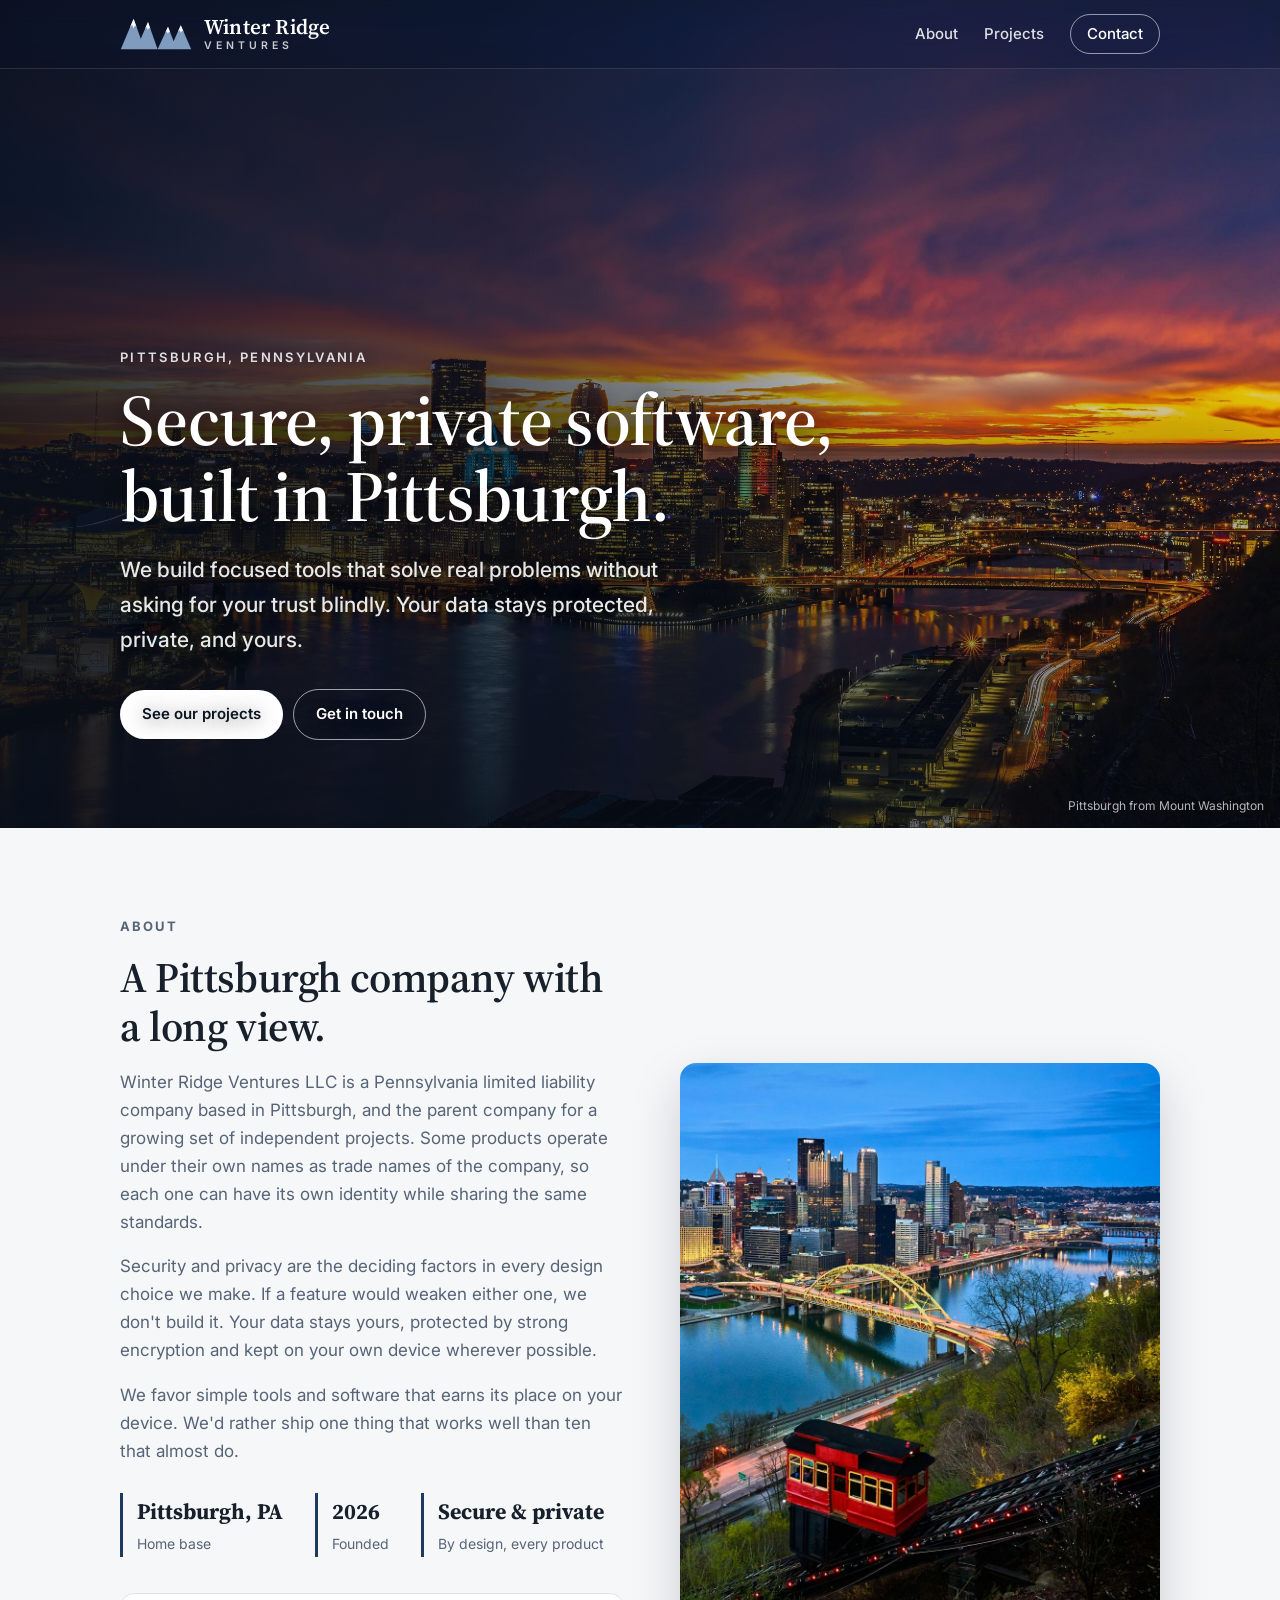
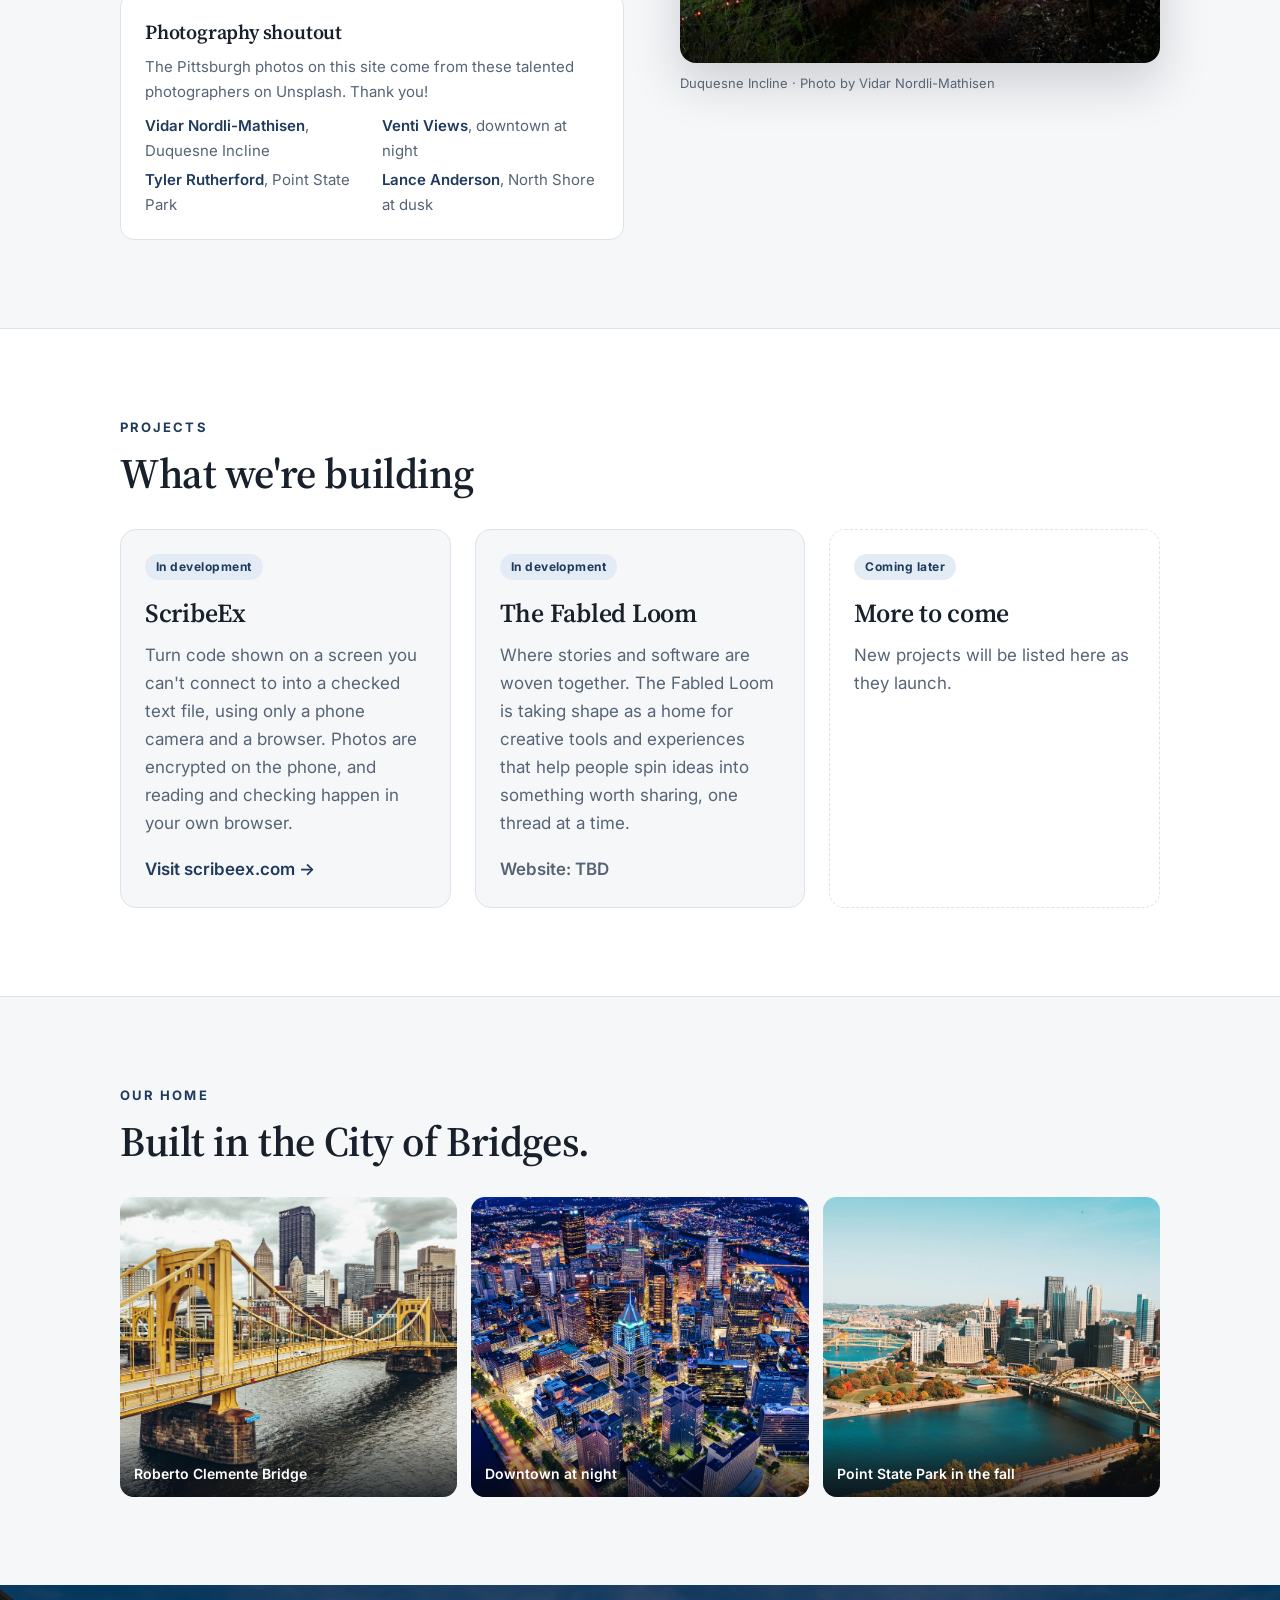
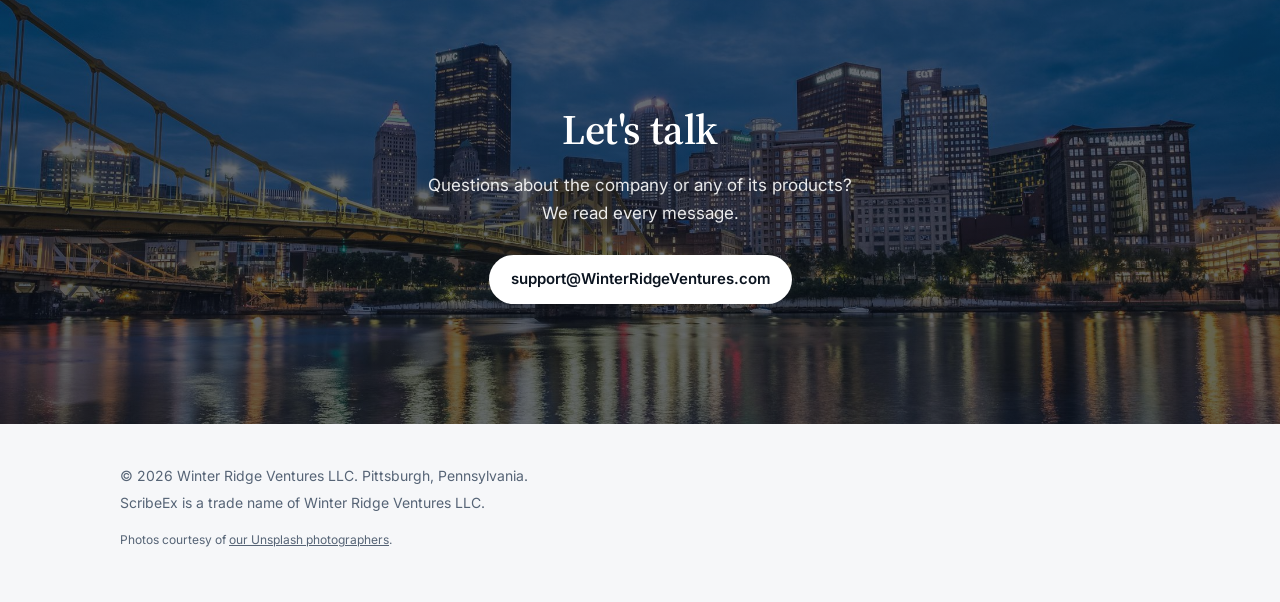
<file: index.html>
<!doctype html>
<html lang="en">
<head>
  <meta charset="utf-8">
  <meta name="viewport" content="width=device-width, initial-scale=1">
  <title>Winter Ridge Ventures</title>
  <meta name="description" content="Winter Ridge Ventures LLC is an American company that builds and runs focused software products, starting with ScribeEx.">
  <link rel="icon" href="/favicon.svg" type="image/svg+xml">
  <link rel="preconnect" href="https://fonts.googleapis.com">
  <link rel="preconnect" href="https://fonts.gstatic.com" crossorigin>
  <link rel="stylesheet" href="https://fonts.googleapis.com/css2?family=Source+Serif+4:opsz,wght@8..60,600&family=Inter:wght@400;500;600;700&display=swap">
  <link rel="stylesheet" href="/style.css">
  <link rel="preload" as="image" href="/images/hero.jpg">
  <meta property="og:title" content="Winter Ridge Ventures">
  <meta property="og:description" content="An American company building focused software, designed for security and privacy first.">
  <meta property="og:url" content="https://winterridgeventures.com/">
  <meta property="og:image" content="https://winterridgeventures.com/images/hero.jpg">
</head>
<body>
  <header class="site">
    <div class="wrap">
      <a class="brand" href="/" aria-label="Winter Ridge Ventures home">
        <svg class="mark" aria-hidden="true" xmlns="http://www.w3.org/2000/svg" viewBox="0.5 5.5 45 20"><path class="body" d="M1 25 L9 6 L13.50 18.50 L18 8 L24 25 L30.50 11 L34 20 L38.50 10 L45 25 L1 25 Z" fill="#7f9bbd"/><path d="M9 6 L6.79 11.25 L8.02 9.78 L8.92 11.98 L9.91 10.07 L10.89 11.25 Z" fill="#fff"/><path d="M18 8 L16.11 12.41 L17.14 11.18 L17.90 13.03 L18.73 11.42 L19.56 12.41 Z" fill="#fff"/><path d="M30.50 11 L28.75 14.78 L29.71 13.72 L30.42 15.31 L31.20 13.93 L31.97 14.78 Z" fill="#fff"/><path d="M38.50 10 L36.61 14.20 L37.72 13.02 L38.54 14.79 L39.43 13.26 L40.32 14.20 Z" fill="#fff"/></svg>
        <span class="wordmark"><span class="wm-main">Winter Ridge</span><span class="wm-sub">Ventures</span></span>
      </a>
      <nav>
        <a href="#about">About</a>
        <a href="#projects">Projects</a>
        <a class="nav-cta" href="#contact">Contact</a>
      </nav>
    </div>
  </header>

  <main>
    <div class="hero">
      <div class="wrap">
        <p class="eyebrow">Pittsburgh, Pennsylvania</p>
        <h1>Secure, private software, built in Pittsburgh.</h1>
        <p class="lead">We build focused tools that solve real problems without asking for your trust blindly. Your data stays protected, private, and yours.</p>
        <a class="btn" href="#projects">See our projects</a><a class="btn ghost" href="#contact">Get in touch</a>
      </div>
      <span class="credit-tag" id="hero-caption">Pittsburgh from Mount Washington</span>
    </div>

    <section id="about">
      <div class="wrap split">
        <div>
          <p class="kicker">About</p>
          <h2>A Pittsburgh company with a long view.</h2>
          <p>Winter Ridge Ventures LLC is a Pennsylvania limited liability company based in Pittsburgh, and the parent company for a growing set of independent projects. Some products operate under their own names as trade names of the company, so each one can have its own identity while sharing the same standards.</p>
          <p>Security and privacy are the deciding factors in every design choice we make. If a feature would weaken either one, we don't build it. Your data stays yours, protected by strong encryption and kept on your own device wherever possible.</p>
          <p>We favor simple tools and software that earns its place on your device. We'd rather ship one thing that works well than ten that almost do.</p>
          <div class="facts">
            <div><strong>Pittsburgh, PA</strong><span>Home base</span></div>
            <div><strong>2026</strong><span>Founded</span></div>
            <div><strong>Secure &amp; private</strong><span>By design, every product</span></div>
          </div>
          <div class="shoutout">
            <h3>Photography shoutout</h3>
            <p>The Pittsburgh photos on this site come from these talented photographers on Unsplash. Thank you!</p>
            <ul>
              <li><a href="https://unsplash.com/photos/9HGqJq3vglc">Vidar Nordli-Mathisen</a>, Duquesne Incline</li>
              <li><a href="https://unsplash.com/photos/8mrN6Hu92xA">Venti Views</a>, downtown at night</li>
              <li><a href="https://unsplash.com/photos/ZoIgQavzq2M">Tyler Rutherford</a>, Point State Park</li>
              <li><a href="https://unsplash.com/photos/OrpU0RA_HQ8">Lance Anderson</a>, North Shore at dusk</li>
            </ul>
          </div>
        </div>
        <figure>
          <img src="/images/about.jpg" alt="The Duquesne Incline car climbing Mount Washington above downtown Pittsburgh at dusk" loading="lazy">
          <figcaption>Duquesne Incline &middot; Photo by Vidar Nordli-Mathisen</figcaption>
        </figure>
      </div>
    </section>

    <section id="projects">
      <div class="wrap">
        <p class="kicker">Projects</p>
        <h2>What we're building</h2>
        <div class="cards">
          <article class="card">
            <div class="body">
              <span class="tag">In development</span>
              <h3>ScribeEx</h3>
              <p>Turn code shown on a screen you can't connect to into a checked text file, using only a phone camera and a browser. Photos are encrypted on the phone, and reading and checking happen in your own browser.</p>
              <a class="link" href="https://scribeex.com">Visit scribeex.com &rarr;</a>
            </div>
          </article>
          <article class="card">
            <div class="body">
              <span class="tag">In development</span>
              <h3>The Fabled Loom</h3>
              <p>Where stories and software are woven together. The Fabled Loom is taking shape as a home for creative tools and experiences that help people spin ideas into something worth sharing, one thread at a time.</p>
              <span class="link muted">Website: TBD</span>
            </div>
          </article>
          <article class="card placeholder">
            <div class="body">
              <span class="tag">Coming later</span>
              <h3>More to come</h3>
              <p>New projects will be listed here as they launch.</p>
            </div>
          </article>
        </div>
      </div>
    </section>

    <section id="landmarks">
      <div class="wrap">
        <p class="kicker">Our home</p>
        <h2>Built in the City of Bridges.</h2>
        <div class="gallery">
          <figure><img src="/images/clemente-bridge.jpg" alt="The yellow Roberto Clemente Bridge leading to downtown Pittsburgh" loading="lazy"><figcaption>Roberto Clemente Bridge</figcaption></figure>
          <figure><img src="/images/downtown-night.jpg" alt="Downtown Pittsburgh lit up at night from above" loading="lazy"><figcaption>Downtown at night</figcaption></figure>
          <figure><img src="/images/point-state-park.jpg" alt="Point State Park and the three rivers in autumn" loading="lazy"><figcaption>Point State Park in the fall</figcaption></figure>
        </div>
      </div>
    </section>

    <section id="contact" class="band">
      <div class="wrap">
        <h2>Let's talk</h2>
        <p>Questions about the company or any of its products?<br>We read every message.</p>
        <a class="btn" href="mailto:support@WinterRidgeVentures.com">support@WinterRidgeVentures.com</a>
      </div>
    </section>
  </main>

  <footer>
    <div class="wrap">
      <p>&copy; <span id="year">2026</span> Winter Ridge Ventures LLC. Pittsburgh, Pennsylvania.</p>
      <p>ScribeEx is a trade name of Winter Ridge Ventures LLC.</p>
      <p class="credits">Photos courtesy of <a href="#about">our Unsplash photographers</a>.</p>
    </div>
  </footer>
  <script>
    document.getElementById('year').textContent = new Date().getFullYear();
    const header = document.querySelector('header.site');
    const onScroll = () => header.classList.toggle('scrolled', window.scrollY > 40);
    window.addEventListener('scroll', onScroll, { passive: true }); onScroll();
  </script>
</body>
</html>
</file>
<file: style.css>
:root {
  --bg: #f6f7f9;
  --surface: #ffffff;
  --text: #17202b;
  --muted: #566476;
  --accent: #1f3a5f;
  --accent-soft: #e3ebf4;
  --border: #dde3ea;
  --ink: #0b1420;
  --max: 1080px;
  --serif: "Source Serif 4", Georgia, "Times New Roman", serif;
}
@media (prefers-color-scheme: dark) {
  :root {
    --bg: #0e141c;
    --surface: #16202b;
    --text: #e6ebf1;
    --muted: #9aa7b6;
    --accent: #a9c6ea;
    --accent-soft: #1d2b3b;
    --border: #273444;
  }
}
* { box-sizing: border-box; }
html { scroll-behavior: smooth; }
body {
  margin: 0;
  background: var(--bg);
  color: var(--text);
  font: 17px/1.65 "Inter", system-ui, -apple-system, "Segoe UI", Roboto, sans-serif;
}
a { color: var(--accent); }
img { display: block; max-width: 100%; }
.wrap { max-width: var(--max); margin: 0 auto; padding: 0 20px; }
h1, h2, h3 { font-family: var(--serif); font-weight: 600; letter-spacing: -0.01em; font-variant-ligatures: no-common-ligatures no-discretionary-ligatures; }

/* Header: frosted bar over the hero, turns solid on scroll */
header.site {
  position: fixed; top: 0; left: 0; right: 0; z-index: 10; color: #fff;
  background: rgba(10, 16, 26, .28);
  -webkit-backdrop-filter: blur(12px) saturate(140%); backdrop-filter: blur(12px) saturate(140%);
  border-bottom: 1px solid rgba(255, 255, 255, .12);
  transition: background .25s ease, box-shadow .25s ease;
}
header.site.scrolled { background: rgba(10, 16, 26, .88); box-shadow: 0 6px 24px rgba(0, 0, 0, .25); }
header.site .wrap {
  display: flex; align-items: center; justify-content: space-between;
  gap: 16px; height: 68px;
}
.brand { display: flex; align-items: center; gap: 12px; text-decoration: none; color: #fff; }
.brand .mark { width: 72px; height: 32px; flex: none; }
.wordmark { display: flex; flex-direction: column; line-height: 1; }
.wm-main { white-space: nowrap; font-family: var(--serif); font-size: 21px; font-weight: 600; letter-spacing: .01em; }
.wm-sub { font-size: 10.5px; font-weight: 600; letter-spacing: .38em; text-transform: uppercase; opacity: .78; margin-top: 4px; }
nav { display: flex; align-items: center; gap: 26px; }
nav a { text-decoration: none; color: rgba(255,255,255,.86); font-size: 15px; font-weight: 500; }
nav a:hover { color: #fff; }
nav a.nav-cta { padding: 7px 16px; border: 1px solid rgba(255,255,255,.55); border-radius: 999px; color: #fff; }
nav a.nav-cta:hover { background: #fff; color: var(--ink); }
section, #about, #projects, #contact { scroll-margin-top: 68px; }

/* Hero */
.hero {
  position: relative; min-height: 92vh; min-height: 92svh; display: flex; align-items: flex-end;
  color: #fff; background: var(--ink) center / cover no-repeat;
  background-image: linear-gradient(90deg, rgba(8,14,24,.82) 0%, rgba(8,14,24,.62) 38%, rgba(8,14,24,.15) 70%, rgba(8,14,24,0) 100%), linear-gradient(180deg, rgba(8,14,24,.45) 0%, rgba(8,14,24,0) 35%, rgba(8,14,24,.55) 100%), url("/images/hero.jpg");
}
.hero .wrap { text-shadow: 0 2px 18px rgba(0,0,0,.55); padding-top: 140px; padding-bottom: 88px; width: 100%; }
.eyebrow { text-transform: uppercase; letter-spacing: .18em; font-size: 13px; font-weight: 600; opacity: .85; margin: 0 0 14px; }
.hero h1 { font-size: clamp(38px, 7vw, 72px); line-height: 1.05; margin: 0 0 20px; max-width: 820px; }
.hero p.lead { font-size: clamp(17px, 2.2vw, 21px); max-width: 560px; font-weight: 500; margin: 0 0 32px; color: rgba(255,255,255,.9); }
.btn {
  display: inline-block; padding: 12px 22px; border-radius: 999px; font-weight: 600;
  text-decoration: none; background: #fff; color: var(--ink); font-size: 15px;
}
.btn.ghost { background: transparent; color: #fff; border: 1px solid rgba(255,255,255,.6); margin-left: 10px; }
.btn:hover { opacity: .9; }
.credit-tag {
  position: absolute; right: 16px; bottom: 12px; font-size: 12px; color: rgba(255,255,255,.7);
}

section { padding: 88px 0; }
section h2 { font-size: clamp(30px, 4.5vw, 42px); margin: 0 0 18px; line-height: 1.15; }
.kicker { color: var(--accent); text-transform: uppercase; letter-spacing: .16em; font-size: 13px; font-weight: 700; margin: 0 0 10px; }

/* About: text beside a photo */
.split { display: grid; grid-template-columns: 1.05fr 1fr; gap: 56px; align-items: center; }
.split p { color: var(--muted); margin: 0 0 16px; }
.split figure { margin: 0; }
.split img { width: 100%; aspect-ratio: 4 / 5; object-fit: cover; border-radius: 16px; box-shadow: 0 20px 50px rgba(10,20,35,.18); }
figcaption { font-size: 13px; color: var(--muted); margin-top: 10px; }
.facts { display: flex; gap: 32px; flex-wrap: wrap; margin-top: 28px; }
.facts div { border-left: 3px solid var(--accent); padding-left: 14px; }
.facts strong { display: block; font-family: var(--serif); font-size: 22px; color: var(--text); }
.facts span { font-size: 14px; color: var(--muted); }

.shoutout { margin-top: 36px; padding: 22px 24px; border-radius: 14px; background: var(--surface); border: 1px solid var(--border); }
.shoutout h3 { margin: 0 0 6px; font-size: 20px; }
.shoutout p { margin: 0 0 10px; font-size: 15px; }
.shoutout ul { margin: 0; padding: 0; list-style: none; display: grid; grid-template-columns: 1fr 1fr; gap: 4px 20px; font-size: 15px; color: var(--muted); }
.shoutout a { font-weight: 600; text-decoration: none; }
.shoutout a:hover { text-decoration: underline; }
@media (max-width: 480px) { .shoutout ul { grid-template-columns: 1fr; } }

/* Projects */
#projects { background: var(--surface); border-top: 1px solid var(--border); border-bottom: 1px solid var(--border); }
.cards { display: grid; grid-template-columns: repeat(auto-fit, minmax(220px, 1fr)); gap: 24px; margin-top: 32px; }
.card {
  background: var(--bg); border: 1px solid var(--border); border-radius: 16px; overflow: hidden;
  display: flex; flex-direction: column;
}
.card .photo { aspect-ratio: 16 / 9; object-fit: cover; width: 100%; }
.card .body { padding: 24px; display: flex; flex-direction: column; flex: 1; }
.card h3 { margin: 0 0 6px; font-size: 26px; }
.card .tag {
  display: inline-block; font-size: 12px; font-weight: 700; letter-spacing: .04em; color: var(--accent);
  background: var(--accent-soft); border-radius: 999px; padding: 3px 11px; margin-bottom: 12px; align-self: flex-start;
}
.card p { margin: 0 0 18px; color: var(--muted); }
.card .link { margin-top: auto; font-weight: 600; text-decoration: none; }
.card .link:hover { text-decoration: underline; }
.card .link.muted { color: var(--muted); font-weight: 600; }
.card.placeholder { border-style: dashed; background: transparent; }

/* Landmark gallery */
.gallery { display: grid; grid-template-columns: repeat(3, 1fr); grid-auto-rows: 300px; gap: 14px; margin-top: 32px; }
.gallery figure { margin: 0; position: relative; overflow: hidden; border-radius: 14px; background: var(--ink); }
.gallery img { width: 100%; height: 100%; object-fit: cover; transition: transform .6s ease; }
.gallery figure:hover img { transform: scale(1.04); }
.gallery figcaption {
  position: absolute; left: 0; right: 0; bottom: 0; margin: 0; padding: 28px 14px 12px;
  color: #fff; font-size: 14px; font-weight: 600;
  background: linear-gradient(180deg, transparent, rgba(5,10,18,.75));
}

/* Contact band over a photo */
.band {
  color: #fff; text-align: center; background: var(--ink) center / cover no-repeat;
  background-image: linear-gradient(rgba(8,14,24,.62), rgba(8,14,24,.62)), url("/images/contact.jpg");
  padding: 120px 0;
}
.band h2 { color: #fff; }
.band p { color: rgba(255,255,255,.9); max-width: 560px; margin: 0 auto 28px; }

footer { padding: 36px 0 48px; color: var(--muted); font-size: 14px; }
footer p { margin: 4px 0; }
footer .credits { margin-top: 16px; font-size: 12px; }
footer .credits a { color: var(--muted); }

@media (max-width: 1000px) {
  .split { gap: 36px; }
  .gallery { grid-auto-rows: 230px; }
  .card .body { padding: 20px; }
  .card h3 { font-size: 23px; }
  .shoutout ul { grid-template-columns: 1fr; }
}
@media (max-width: 820px) {
  section { padding: 64px 0; }
  .gallery { grid-auto-rows: 200px; gap: 10px; }
  .hero { min-height: 86vh; }
  nav { gap: 16px; }
  nav a { font-size: 14px; }
  nav a.nav-cta { padding: 6px 12px; }
  .wm-main { font-size: 18px; }
  .brand .mark { width: 56px; height: 25px; }
}
@media (max-width: 680px) {
  .split { grid-template-columns: 1fr; gap: 32px; }
  .split img { aspect-ratio: 4 / 3; }
  .gallery { grid-template-columns: 1fr; grid-auto-rows: 240px; }
  .cards { grid-template-columns: 1fr; }
}
@media (max-width: 480px) {
  nav a[href="#about"] { display: none; }
}
/* Phones held sideways: short screens */
@media (max-height: 500px) and (orientation: landscape) {
  .hero { min-height: 100vh; }
  .hero .wrap { padding-top: 96px; padding-bottom: 40px; }
  .hero h1 { font-size: 38px; margin-bottom: 12px; }
  .hero p.lead { font-size: 16px; margin-bottom: 20px; }
  .eyebrow { margin-bottom: 8px; }
  .band { padding: 72px 0; }
}
@media (max-width: 420px) {
  .btn.ghost { margin-left: 0; margin-top: 10px; }
}
@media (max-width: 680px) {
  .hero { background-image: linear-gradient(180deg, rgba(8,14,24,.55) 0%, rgba(8,14,24,.55) 50%, rgba(8,14,24,.8) 100%), url("/images/hero.jpg"); }
}
</file>
